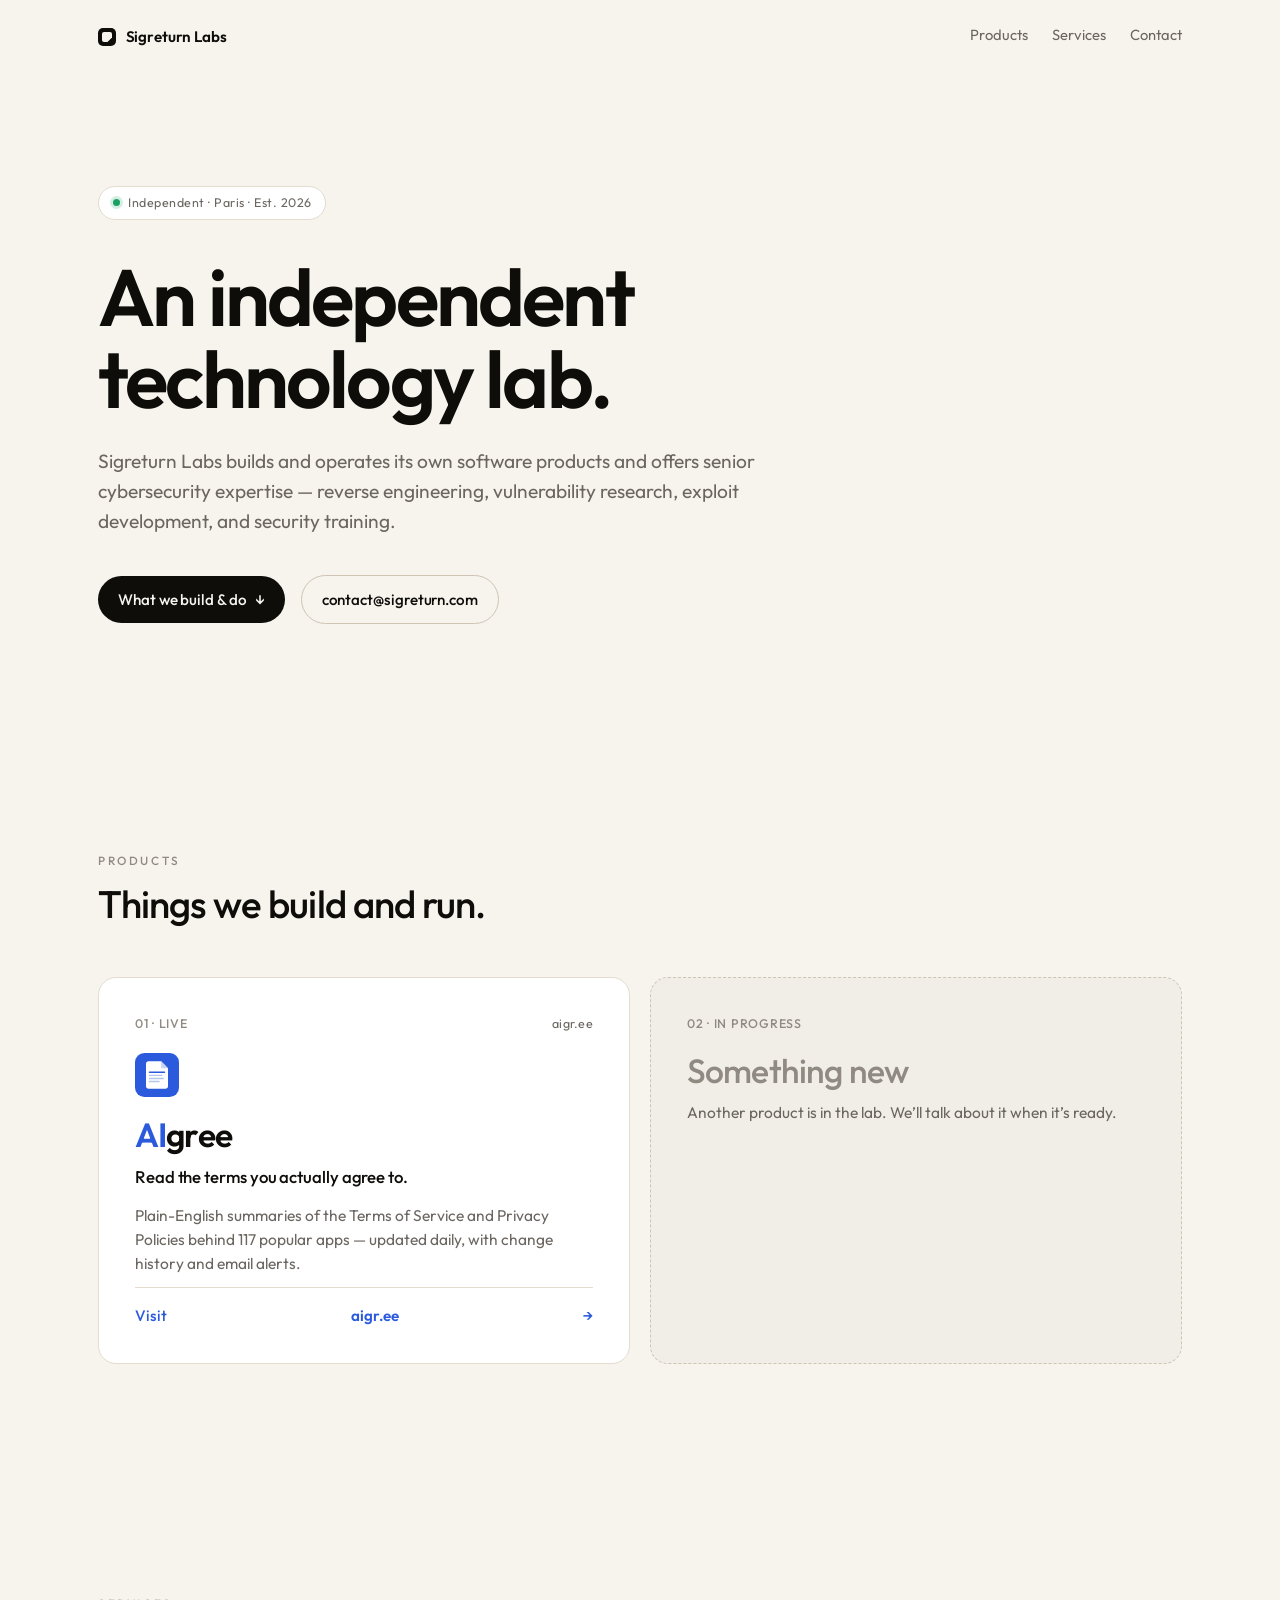
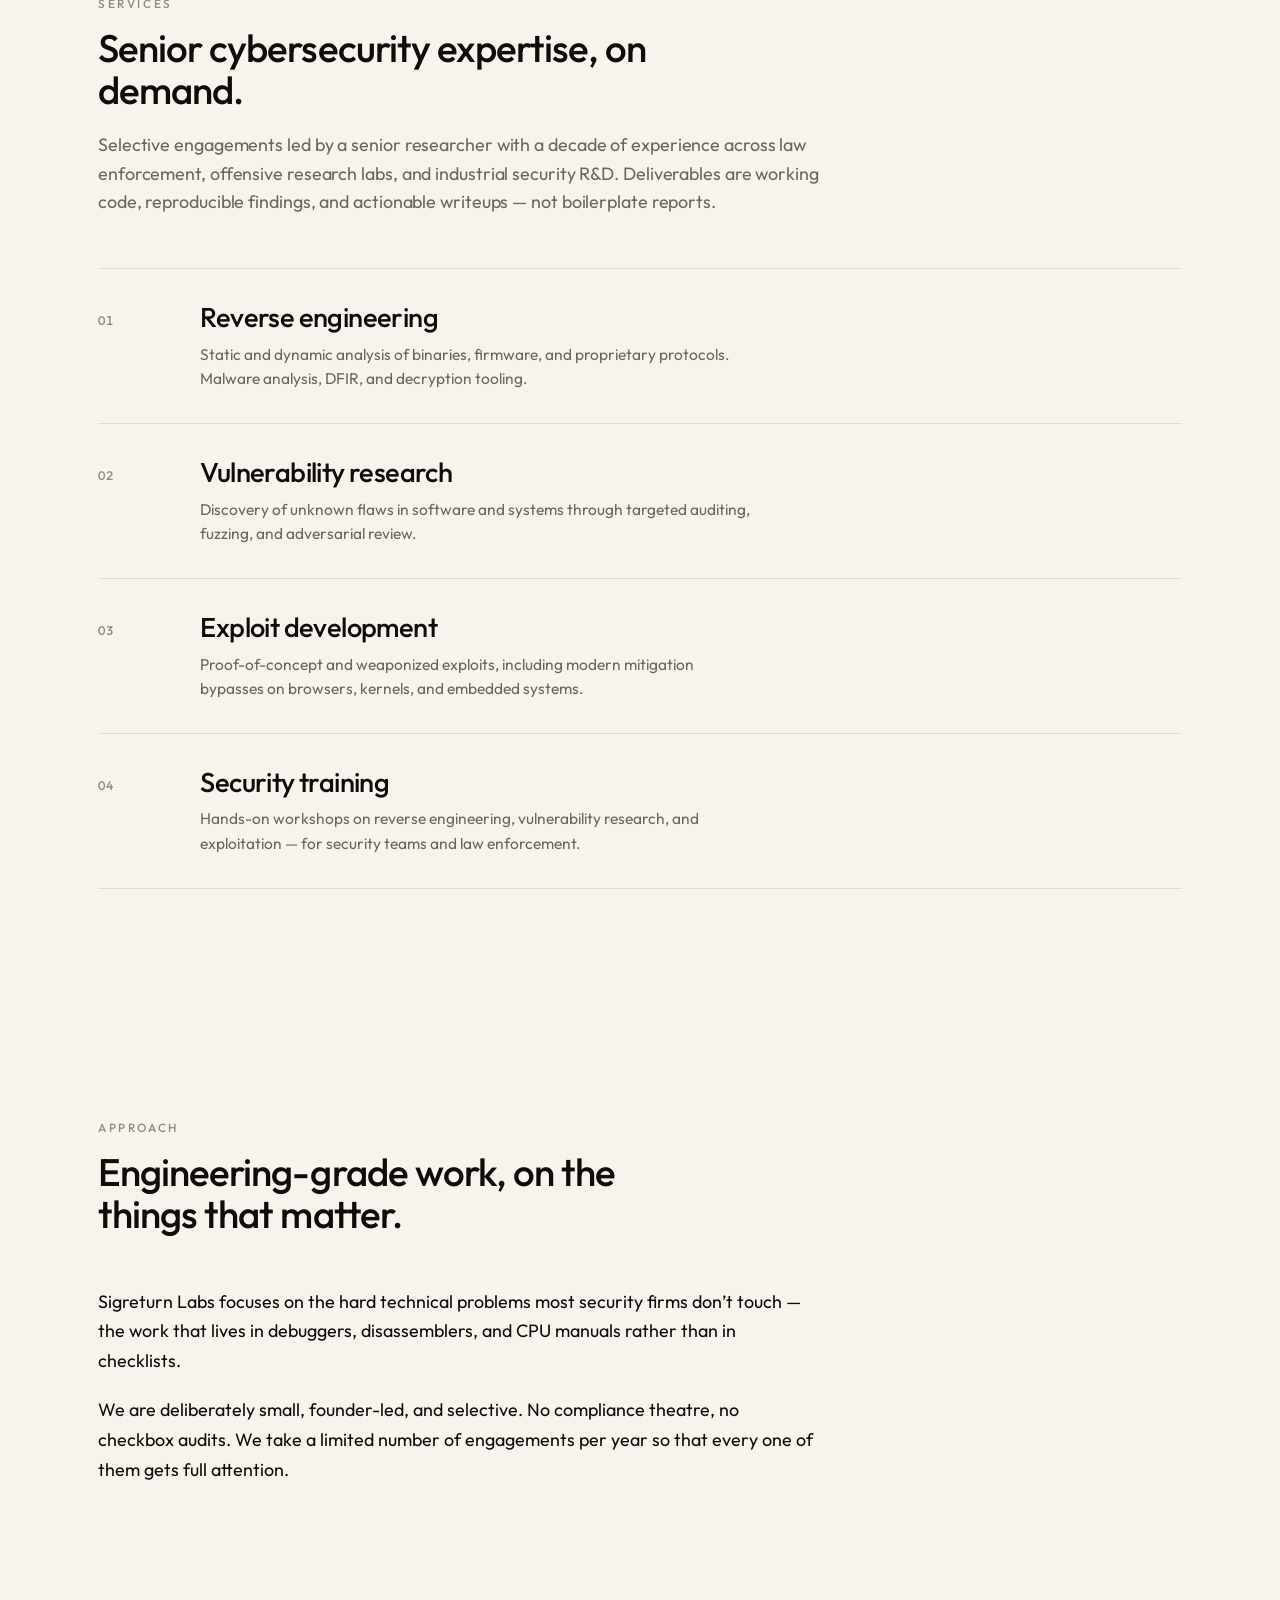
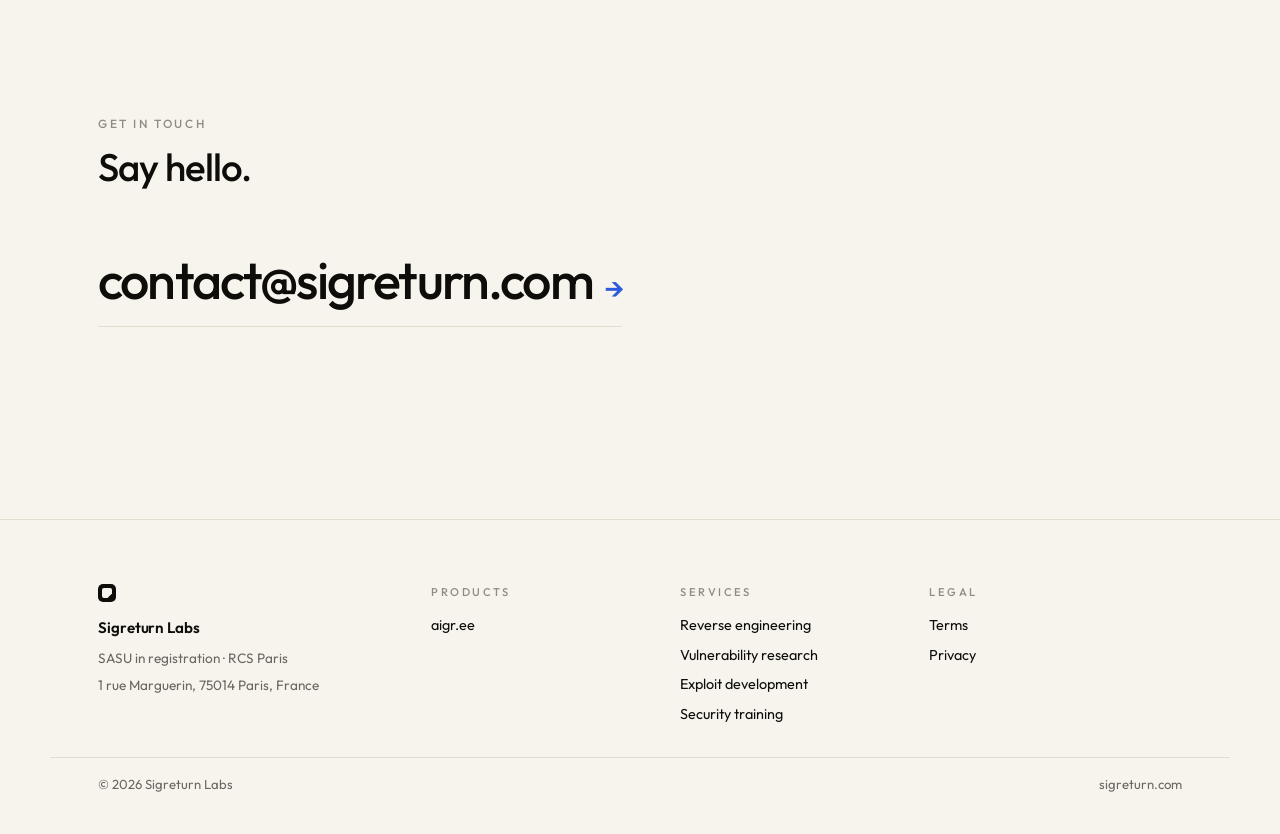
<file: index.html>
<!DOCTYPE html>
<html lang="en">
<head>
  <meta charset="UTF-8">
  <meta name="viewport" content="width=device-width, initial-scale=1">
  <title>Sigreturn Labs — software products & cybersecurity expertise</title>
  <meta name="description" content="Sigreturn Labs is an independent technology lab in Paris. We design and operate our own software products and provide senior cybersecurity expertise — reverse engineering, vulnerability research, exploit development, and security training.">
  <meta name="theme-color" content="#f7f4ee">
  <meta name="robots" content="index, follow">
  <meta property="og:title" content="Sigreturn Labs — software & cybersecurity">
  <meta property="og:description" content="An independent technology lab in Paris. Software products and senior cybersecurity expertise.">
  <meta property="og:url" content="https://sigreturn.com/">
  <meta property="og:type" content="website">
  <meta property="og:image" content="https://sigreturn.com/brand/og.png">
  <meta property="og:image:width" content="1200">
  <meta property="og:image:height" content="630">
  <meta name="twitter:card" content="summary_large_image">
  <meta name="twitter:title" content="Sigreturn Labs">
  <meta name="twitter:description" content="An independent technology lab in Paris. Software products and senior cybersecurity expertise.">
  <meta name="twitter:image" content="https://sigreturn.com/brand/og.png">
  <link rel="canonical" href="https://sigreturn.com/">
  <link rel="icon" type="image/svg+xml" href="favicon.svg">
  <link rel="apple-touch-icon" sizes="512x512" href="brand/logo-512.png">
  <link rel="preconnect" href="https://fonts.googleapis.com">
  <link rel="preconnect" href="https://fonts.gstatic.com" crossorigin>
  <link href="https://fonts.googleapis.com/css2?family=Outfit:wght@200;300;400;500;600;700&display=swap" rel="stylesheet">
  <link rel="stylesheet" href="style.css">
</head>
<body>
  <header class="topbar">
    <a href="/" class="brand" aria-label="Sigreturn Labs">
      <span class="brand-mark" aria-hidden="true"></span>
      <span class="brand-name">Sigreturn Labs</span>
    </a>
    <nav class="topbar-nav">
      <a href="#products">Products</a>
      <a href="#services">Services</a>
      <a href="mailto:contact@sigreturn.com">Contact</a>
    </nav>
  </header>

  <main>
    <section class="hero">
      <p class="eyebrow"><span class="dot" aria-hidden="true"></span>Independent · Paris · Est. 2026</p>
      <h1 class="hero-title"><span class="hero-line">An independent</span> <span class="hero-line">technology lab.</span></h1>
      <p class="hero-lede">Sigreturn Labs builds and operates its own software products and offers senior cybersecurity expertise — reverse engineering, vulnerability research, exploit development, and security training.</p>
      <div class="hero-actions">
        <a href="#products" class="btn-primary">What we build &amp; do <span aria-hidden="true">↓</span></a>
        <a href="mailto:contact@sigreturn.com" class="btn-ghost">contact@sigreturn.com</a>
      </div>
    </section>

    <section id="products" class="products" aria-labelledby="products-head">
      <header class="block-head">
        <span class="block-kicker">Products</span>
        <h2 id="products-head" class="block-title">Things we build and run.</h2>
      </header>

      <ol class="cards">
        <li class="card card-aigree">
          <div class="card-meta">
            <span class="card-tag">01 · Live</span>
            <span class="card-domain">aigr.ee</span>
          </div>
          <div class="card-body">
            <div class="card-mark" aria-hidden="true">
              <svg viewBox="0 0 512 512" class="aigree-glyph">
                <rect width="512" height="512" rx="108" fill="#2B5BDC"/>
                <path d="M128 128 Q128 96 160 96 L304 96 L384 176 L384 384 Q384 416 352 416 L160 416 Q128 416 128 384 Z" fill="#FFFFFF"/>
                <path d="M304 96 L304 176 L384 176 Z" fill="#C9D6F0"/>
                <rect x="160" y="216" width="192" height="16" rx="8" fill="#2B5BDC"/>
                <rect x="160" y="252" width="160" height="16" rx="8" fill="#B4C5EC"/>
                <rect x="160" y="288" width="176" height="16" rx="8" fill="#B4C5EC"/>
                <rect x="160" y="324" width="128" height="16" rx="8" fill="#B4C5EC"/>
              </svg>
            </div>
            <h3 class="card-name"><span class="ai">AI</span>gree</h3>
            <p class="card-pitch">Read the terms you actually agree to.</p>
            <p class="card-desc">Plain-English summaries of the Terms of Service and Privacy Policies behind 117 popular apps — updated daily, with change history and email alerts.</p>
            <a class="card-cta" href="https://aigr.ee" rel="noopener">
              Visit <strong>aigr.ee</strong>
              <span class="arrow" aria-hidden="true">→</span>
            </a>
          </div>
        </li>

        <li class="card card-soon" aria-label="Future product">
          <div class="card-meta">
            <span class="card-tag">02 · In progress</span>
          </div>
          <div class="card-body">
            <h3 class="card-name soon">Something new</h3>
            <p class="card-desc">Another product is in the lab. We&rsquo;ll talk about it when it&rsquo;s ready.</p>
          </div>
        </li>
      </ol>
    </section>

    <section id="services" class="services" aria-labelledby="services-head">
      <header class="block-head">
        <span class="block-kicker">Services</span>
        <h2 id="services-head" class="block-title">Senior cybersecurity expertise, on demand.</h2>
        <p class="block-lede">Selective engagements led by a senior researcher with a decade of experience across law enforcement, offensive research labs, and industrial security R&amp;D. Deliverables are working code, reproducible findings, and actionable writeups — not boilerplate reports.</p>
      </header>

      <ol class="service-list">
        <li class="service">
          <span class="service-num" aria-hidden="true">01</span>
          <div class="service-body">
            <h3 class="service-title">Reverse engineering</h3>
            <p class="service-desc">Static and dynamic analysis of binaries, firmware, and proprietary protocols. Malware analysis, DFIR, and decryption tooling.</p>
          </div>
        </li>
        <li class="service">
          <span class="service-num" aria-hidden="true">02</span>
          <div class="service-body">
            <h3 class="service-title">Vulnerability research</h3>
            <p class="service-desc">Discovery of unknown flaws in software and systems through targeted auditing, fuzzing, and adversarial review.</p>
          </div>
        </li>
        <li class="service">
          <span class="service-num" aria-hidden="true">03</span>
          <div class="service-body">
            <h3 class="service-title">Exploit development</h3>
            <p class="service-desc">Proof-of-concept and weaponized exploits, including modern mitigation bypasses on browsers, kernels, and embedded systems.</p>
          </div>
        </li>
        <li class="service">
          <span class="service-num" aria-hidden="true">04</span>
          <div class="service-body">
            <h3 class="service-title">Security training</h3>
            <p class="service-desc">Hands-on workshops on reverse engineering, vulnerability research, and exploitation — for security teams and law enforcement.</p>
          </div>
        </li>
      </ol>
    </section>

    <section class="approach" aria-labelledby="approach-head">
      <header class="block-head">
        <span class="block-kicker">Approach</span>
        <h2 id="approach-head" class="block-title">Engineering-grade work, on the things that matter.</h2>
      </header>
      <div class="prose">
        <p>Sigreturn Labs focuses on the hard technical problems most security firms don&rsquo;t touch &mdash; the work that lives in debuggers, disassemblers, and CPU manuals rather than in checklists.</p>
        <p>We are deliberately small, founder-led, and selective. No compliance theatre, no checkbox audits. We take a limited number of engagements per year so that every one of them gets full attention.</p>
      </div>
    </section>

    <section class="contact" aria-labelledby="contact-head">
      <header class="block-head">
        <span class="block-kicker">Get in touch</span>
        <h2 id="contact-head" class="block-title">Say hello.</h2>
      </header>
      <a class="contact-email" href="mailto:contact@sigreturn.com">
        contact@sigreturn.com
        <span class="arrow" aria-hidden="true">→</span>
      </a>
    </section>
  </main>

  <footer class="footer">
    <div class="footer-grid">
      <div class="footer-col">
        <span class="footer-mark" aria-hidden="true"></span>
        <p class="footer-name">Sigreturn Labs</p>
        <p class="footer-meta">SASU in registration · RCS Paris</p>
        <p class="footer-meta" data-enc="MSBydWUgTWFyZ3VlcmluLCA3NTAxNCBQYXJpcywgRnJhbmNl">[…]</p>
      </div>
      <div class="footer-col">
        <span class="footer-kicker">Products</span>
        <ul class="footer-list">
          <li><a href="https://aigr.ee" rel="noopener">aigr.ee</a></li>
        </ul>
      </div>
      <div class="footer-col">
        <span class="footer-kicker">Services</span>
        <ul class="footer-list">
          <li><a href="#services">Reverse engineering</a></li>
          <li><a href="#services">Vulnerability research</a></li>
          <li><a href="#services">Exploit development</a></li>
          <li><a href="#services">Security training</a></li>
        </ul>
      </div>
      <div class="footer-col">
        <span class="footer-kicker">Legal</span>
        <ul class="footer-list">
          <li><a href="/terms.html">Terms</a></li>
          <li><a href="/privacy.html">Privacy</a></li>
        </ul>
      </div>
    </div>
    <div class="footer-bottom">
      <span>&copy; 2026 Sigreturn Labs</span>
      <span>sigreturn.com</span>
    </div>
  </footer>

  <script>
    document.querySelectorAll('[data-enc]').forEach(function (el) {
      try {
        el.textContent = decodeURIComponent(escape(atob(el.dataset.enc)));
        el.removeAttribute('data-enc');
      } catch (e) {}
    });
  </script>
</body>
</html>
</file>
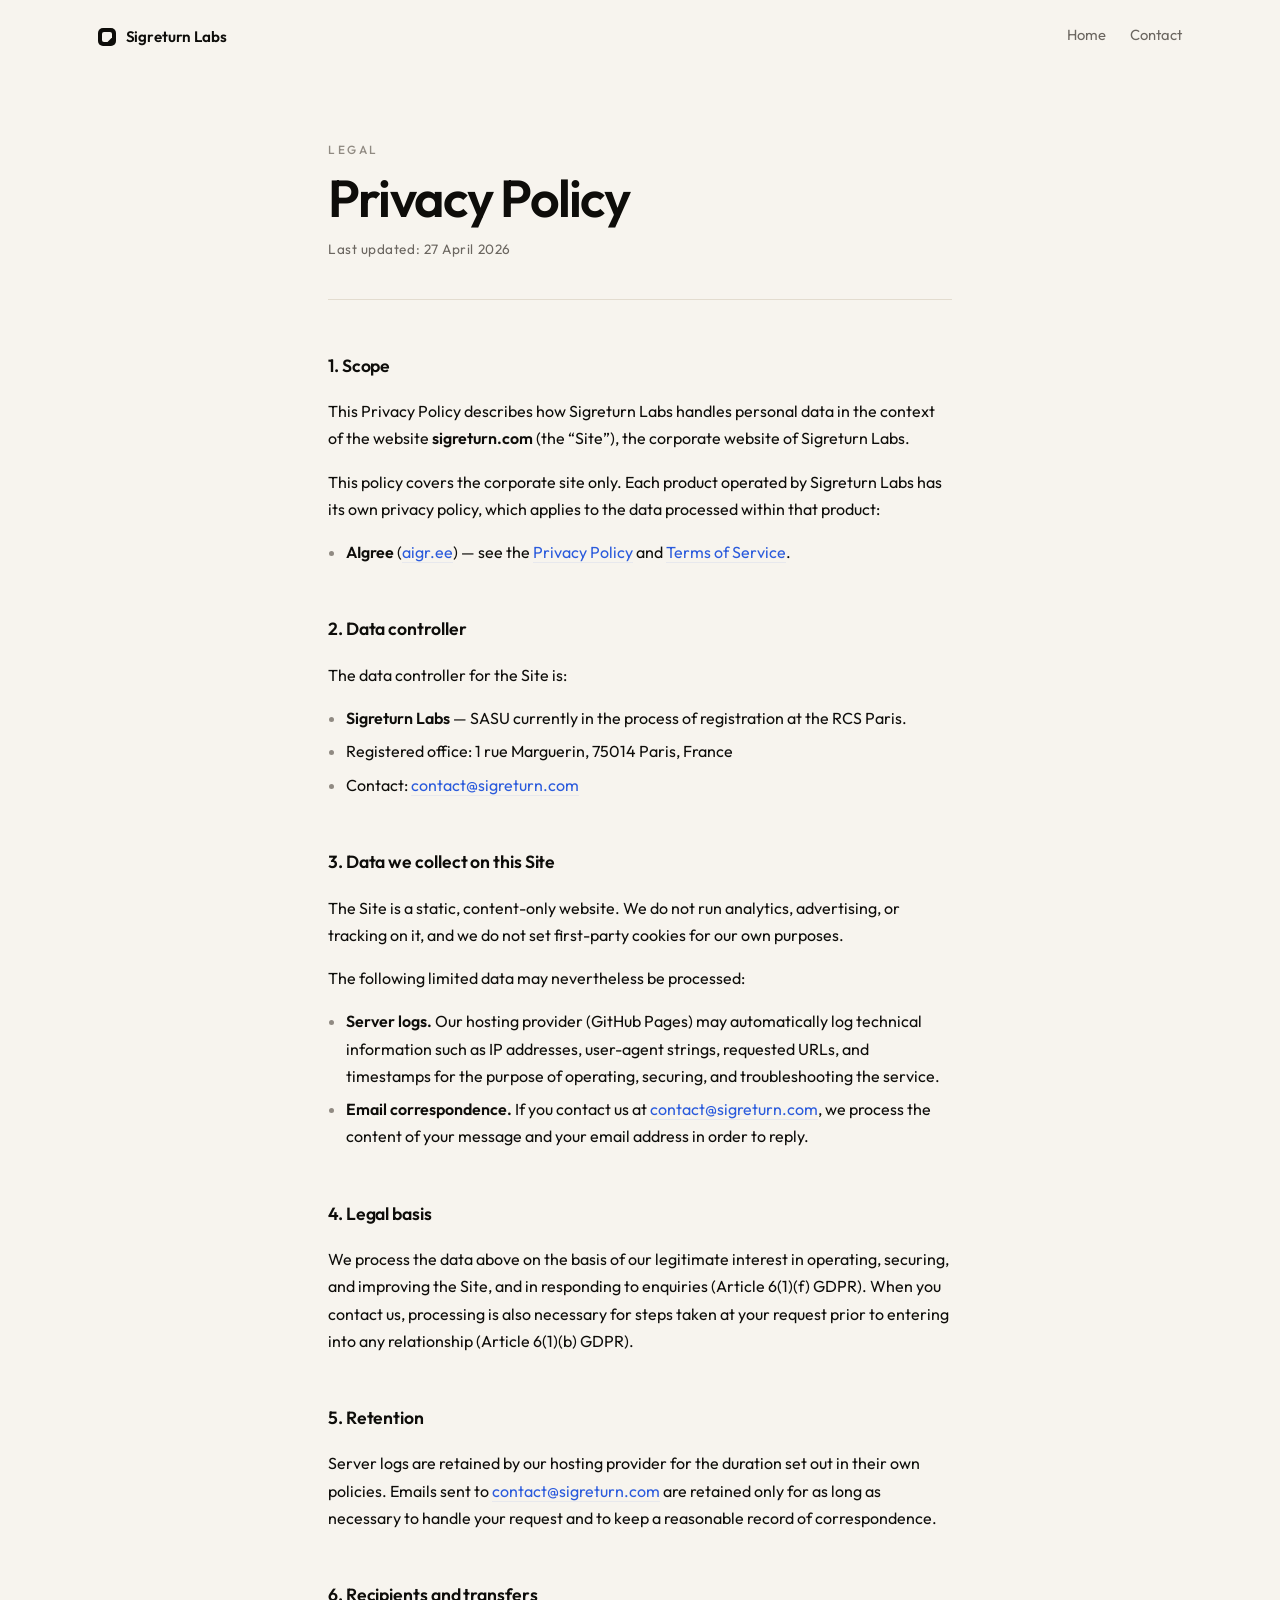
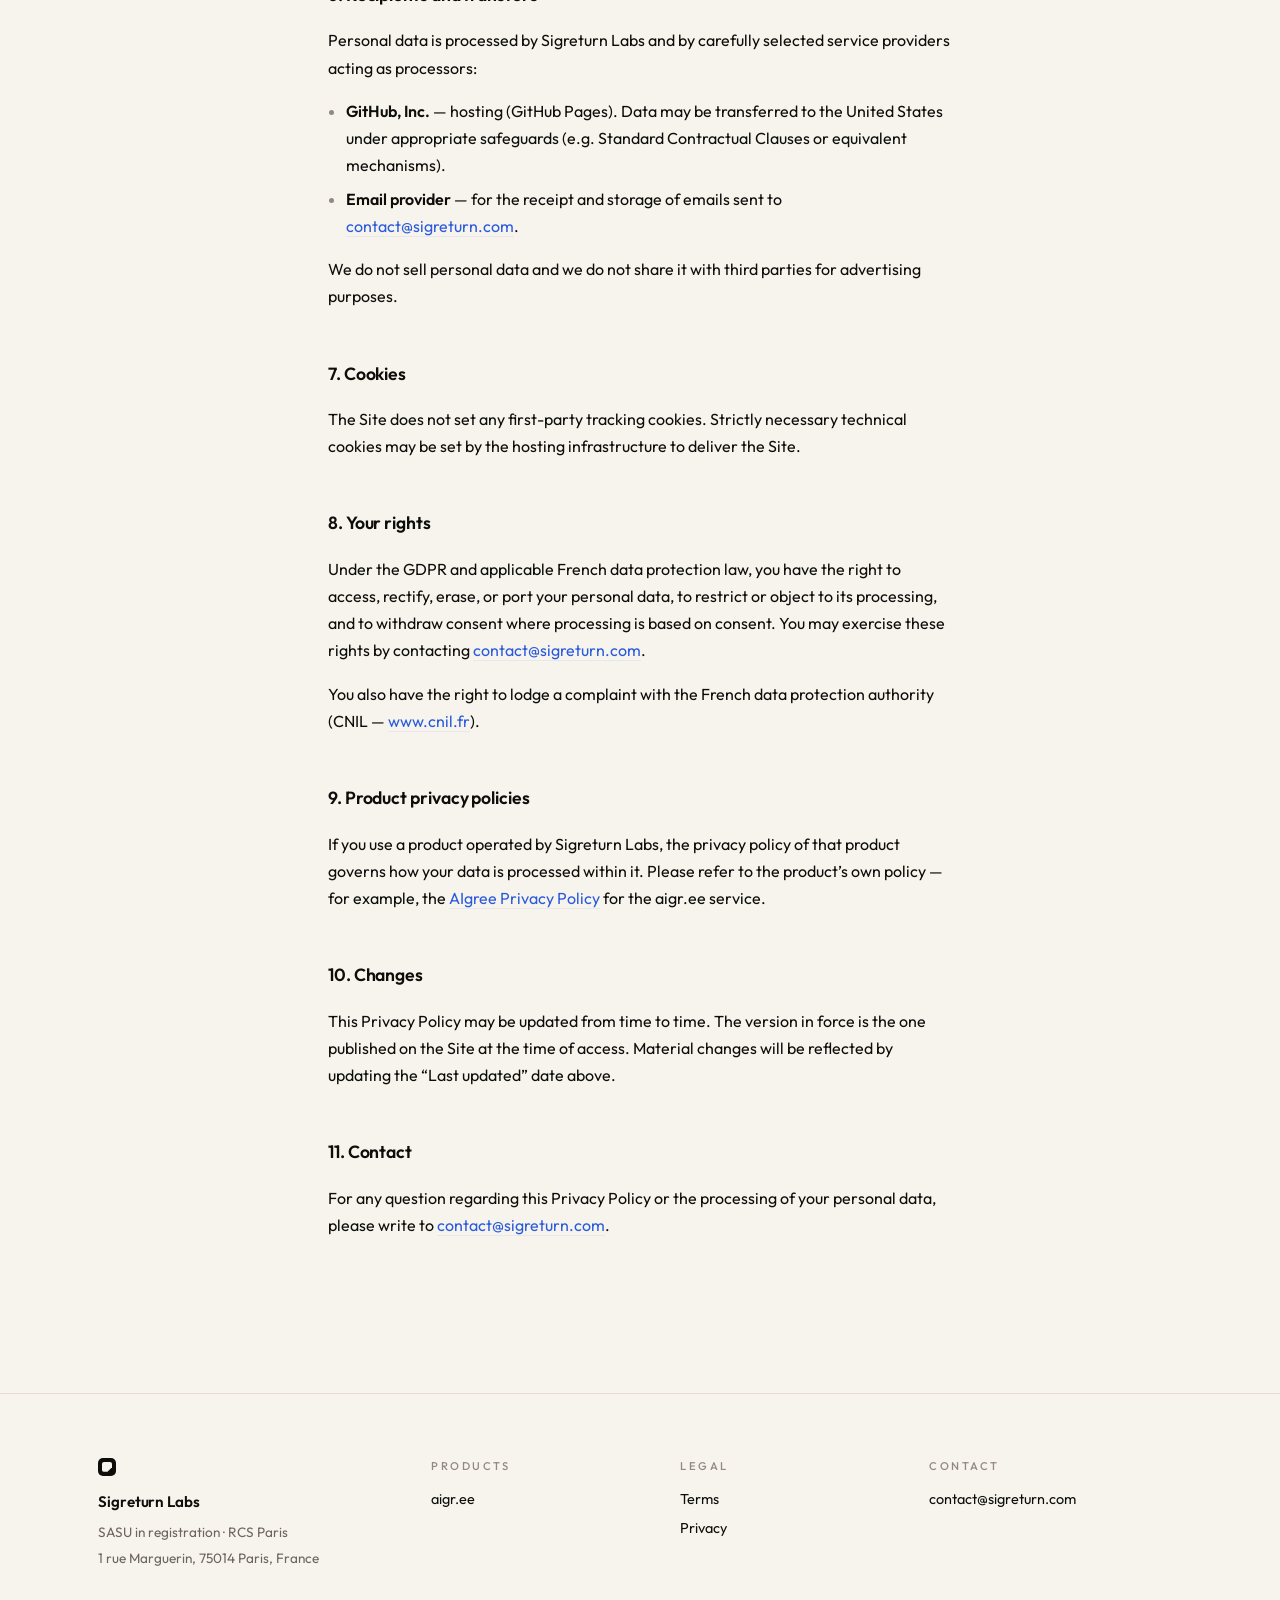
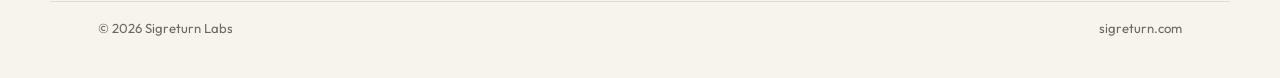
<file: privacy.html>
<!DOCTYPE html>
<html lang="en">
<head>
  <meta charset="UTF-8">
  <meta name="viewport" content="width=device-width, initial-scale=1">
  <title>Privacy Policy — Sigreturn Labs</title>
  <meta name="description" content="Privacy Policy for sigreturn.com, the corporate website of Sigreturn Labs.">
  <meta name="theme-color" content="#f7f4ee">
  <meta name="robots" content="index, follow">
  <meta property="og:title" content="Privacy Policy — Sigreturn Labs">
  <meta property="og:description" content="Privacy Policy for sigreturn.com.">
  <meta property="og:url" content="https://sigreturn.com/privacy.html">
  <meta property="og:type" content="website">
  <meta property="og:image" content="https://sigreturn.com/brand/og.png">
  <meta name="twitter:card" content="summary_large_image">
  <meta name="twitter:image" content="https://sigreturn.com/brand/og.png">
  <link rel="canonical" href="https://sigreturn.com/privacy.html">
  <link rel="icon" type="image/svg+xml" href="favicon.svg">
  <link rel="apple-touch-icon" sizes="512x512" href="brand/logo-512.png">
  <link rel="preconnect" href="https://fonts.googleapis.com">
  <link rel="preconnect" href="https://fonts.gstatic.com" crossorigin>
  <link href="https://fonts.googleapis.com/css2?family=Outfit:wght@200;300;400;500;600;700&display=swap" rel="stylesheet">
  <link rel="stylesheet" href="style.css">
</head>
<body>
  <header class="topbar">
    <a href="/" class="brand" aria-label="Sigreturn Labs">
      <span class="brand-mark" aria-hidden="true"></span>
      <span class="brand-name">Sigreturn Labs</span>
    </a>
    <nav class="topbar-nav">
      <a href="/">Home</a>
      <a href="mailto:contact@sigreturn.com">Contact</a>
    </nav>
  </header>

  <main class="legal">
    <section class="legal-hero">
      <span class="block-kicker">Legal</span>
      <h1 class="legal-title">Privacy Policy</h1>
      <p class="legal-meta">Last updated: 27 April 2026</p>
    </section>

    <section class="legal-body">
      <article class="prose-legal">
        <h2>1. Scope</h2>
        <p>This Privacy Policy describes how Sigreturn Labs handles personal data in the context of the website <strong>sigreturn.com</strong> (the &ldquo;Site&rdquo;), the corporate website of Sigreturn Labs.</p>
        <p>This policy covers the corporate site only. Each product operated by Sigreturn Labs has its own privacy policy, which applies to the data processed within that product:</p>
        <ul class="legal-list">
          <li><strong>AIgree</strong> (<a href="https://aigr.ee" rel="noopener">aigr.ee</a>) &mdash; see the <a href="https://aigr.ee/privacy" rel="noopener">Privacy Policy</a> and <a href="https://aigr.ee/terms" rel="noopener">Terms of Service</a>.</li>
        </ul>

        <h2>2. Data controller</h2>
        <p>The data controller for the Site is:</p>
        <ul class="legal-list">
          <li><strong>Sigreturn Labs</strong> &mdash; SASU currently in the process of registration at the RCS Paris.</li>
          <li>Registered office: <span data-enc="MSBydWUgTWFyZ3VlcmluLCA3NTAxNCBQYXJpcywgRnJhbmNl">[…]</span></li>
          <li>Contact: <a href="mailto:contact@sigreturn.com">contact@sigreturn.com</a></li>
        </ul>

        <h2>3. Data we collect on this Site</h2>
        <p>The Site is a static, content-only website. We do not run analytics, advertising, or tracking on it, and we do not set first-party cookies for our own purposes.</p>
        <p>The following limited data may nevertheless be processed:</p>
        <ul class="legal-list">
          <li><strong>Server logs.</strong> Our hosting provider (GitHub Pages) may automatically log technical information such as IP addresses, user-agent strings, requested URLs, and timestamps for the purpose of operating, securing, and troubleshooting the service.</li>
          <li><strong>Email correspondence.</strong> If you contact us at <a href="mailto:contact@sigreturn.com">contact@sigreturn.com</a>, we process the content of your message and your email address in order to reply.</li>
        </ul>

        <h2>4. Legal basis</h2>
        <p>We process the data above on the basis of our legitimate interest in operating, securing, and improving the Site, and in responding to enquiries (Article 6(1)(f) GDPR). When you contact us, processing is also necessary for steps taken at your request prior to entering into any relationship (Article 6(1)(b) GDPR).</p>

        <h2>5. Retention</h2>
        <p>Server logs are retained by our hosting provider for the duration set out in their own policies. Emails sent to <a href="mailto:contact@sigreturn.com">contact@sigreturn.com</a> are retained only for as long as necessary to handle your request and to keep a reasonable record of correspondence.</p>

        <h2>6. Recipients and transfers</h2>
        <p>Personal data is processed by Sigreturn Labs and by carefully selected service providers acting as processors:</p>
        <ul class="legal-list">
          <li><strong>GitHub, Inc.</strong> &mdash; hosting (GitHub Pages). Data may be transferred to the United States under appropriate safeguards (e.g. Standard Contractual Clauses or equivalent mechanisms).</li>
          <li><strong>Email provider</strong> &mdash; for the receipt and storage of emails sent to <a href="mailto:contact@sigreturn.com">contact@sigreturn.com</a>.</li>
        </ul>
        <p>We do not sell personal data and we do not share it with third parties for advertising purposes.</p>

        <h2>7. Cookies</h2>
        <p>The Site does not set any first-party tracking cookies. Strictly necessary technical cookies may be set by the hosting infrastructure to deliver the Site.</p>

        <h2>8. Your rights</h2>
        <p>Under the GDPR and applicable French data protection law, you have the right to access, rectify, erase, or port your personal data, to restrict or object to its processing, and to withdraw consent where processing is based on consent. You may exercise these rights by contacting <a href="mailto:contact@sigreturn.com">contact@sigreturn.com</a>.</p>
        <p>You also have the right to lodge a complaint with the French data protection authority (CNIL &mdash; <a href="https://www.cnil.fr" rel="noopener">www.cnil.fr</a>).</p>

        <h2>9. Product privacy policies</h2>
        <p>If you use a product operated by Sigreturn Labs, the privacy policy of that product governs how your data is processed within it. Please refer to the product&rsquo;s own policy &mdash; for example, the <a href="https://aigr.ee/privacy" rel="noopener">AIgree Privacy Policy</a> for the aigr.ee service.</p>

        <h2>10. Changes</h2>
        <p>This Privacy Policy may be updated from time to time. The version in force is the one published on the Site at the time of access. Material changes will be reflected by updating the &ldquo;Last updated&rdquo; date above.</p>

        <h2>11. Contact</h2>
        <p>For any question regarding this Privacy Policy or the processing of your personal data, please write to <a href="mailto:contact@sigreturn.com">contact@sigreturn.com</a>.</p>
      </article>
    </section>
  </main>

  <footer class="footer">
    <div class="footer-grid">
      <div class="footer-col">
        <span class="footer-mark" aria-hidden="true"></span>
        <p class="footer-name">Sigreturn Labs</p>
        <p class="footer-meta">SASU in registration · RCS Paris</p>
        <p class="footer-meta" data-enc="MSBydWUgTWFyZ3VlcmluLCA3NTAxNCBQYXJpcywgRnJhbmNl">[…]</p>
      </div>
      <div class="footer-col">
        <span class="footer-kicker">Products</span>
        <ul class="footer-list">
          <li><a href="https://aigr.ee" rel="noopener">aigr.ee</a></li>
        </ul>
      </div>
      <div class="footer-col">
        <span class="footer-kicker">Legal</span>
        <ul class="footer-list">
          <li><a href="/terms.html">Terms</a></li>
          <li><a href="/privacy.html">Privacy</a></li>
        </ul>
      </div>
      <div class="footer-col">
        <span class="footer-kicker">Contact</span>
        <ul class="footer-list">
          <li><a href="mailto:contact@sigreturn.com">contact@sigreturn.com</a></li>
        </ul>
      </div>
    </div>
    <div class="footer-bottom">
      <span>&copy; 2026 Sigreturn Labs</span>
      <span>sigreturn.com</span>
    </div>
  </footer>

  <script>
    document.querySelectorAll('[data-enc]').forEach(function (el) {
      try {
        el.textContent = decodeURIComponent(escape(atob(el.dataset.enc)));
        el.removeAttribute('data-enc');
      } catch (e) {}
    });
  </script>
</body>
</html>
</file>
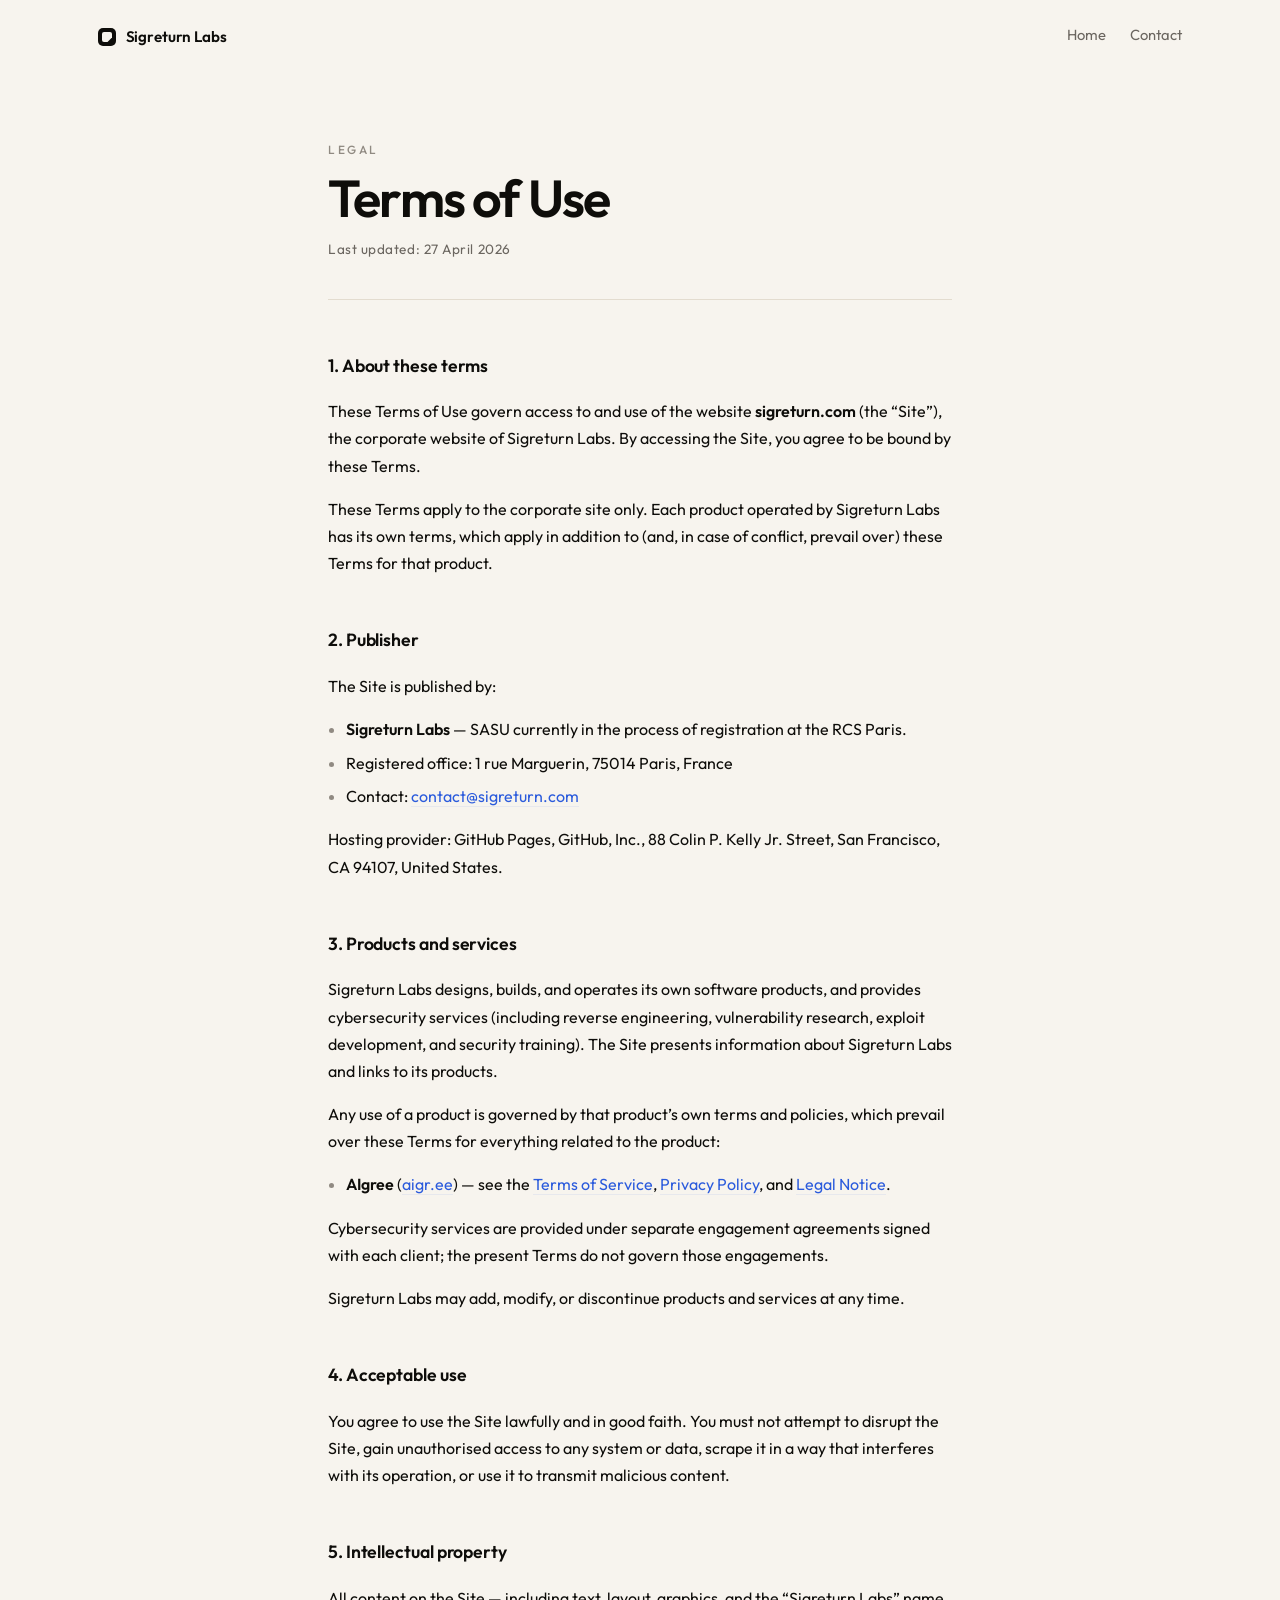
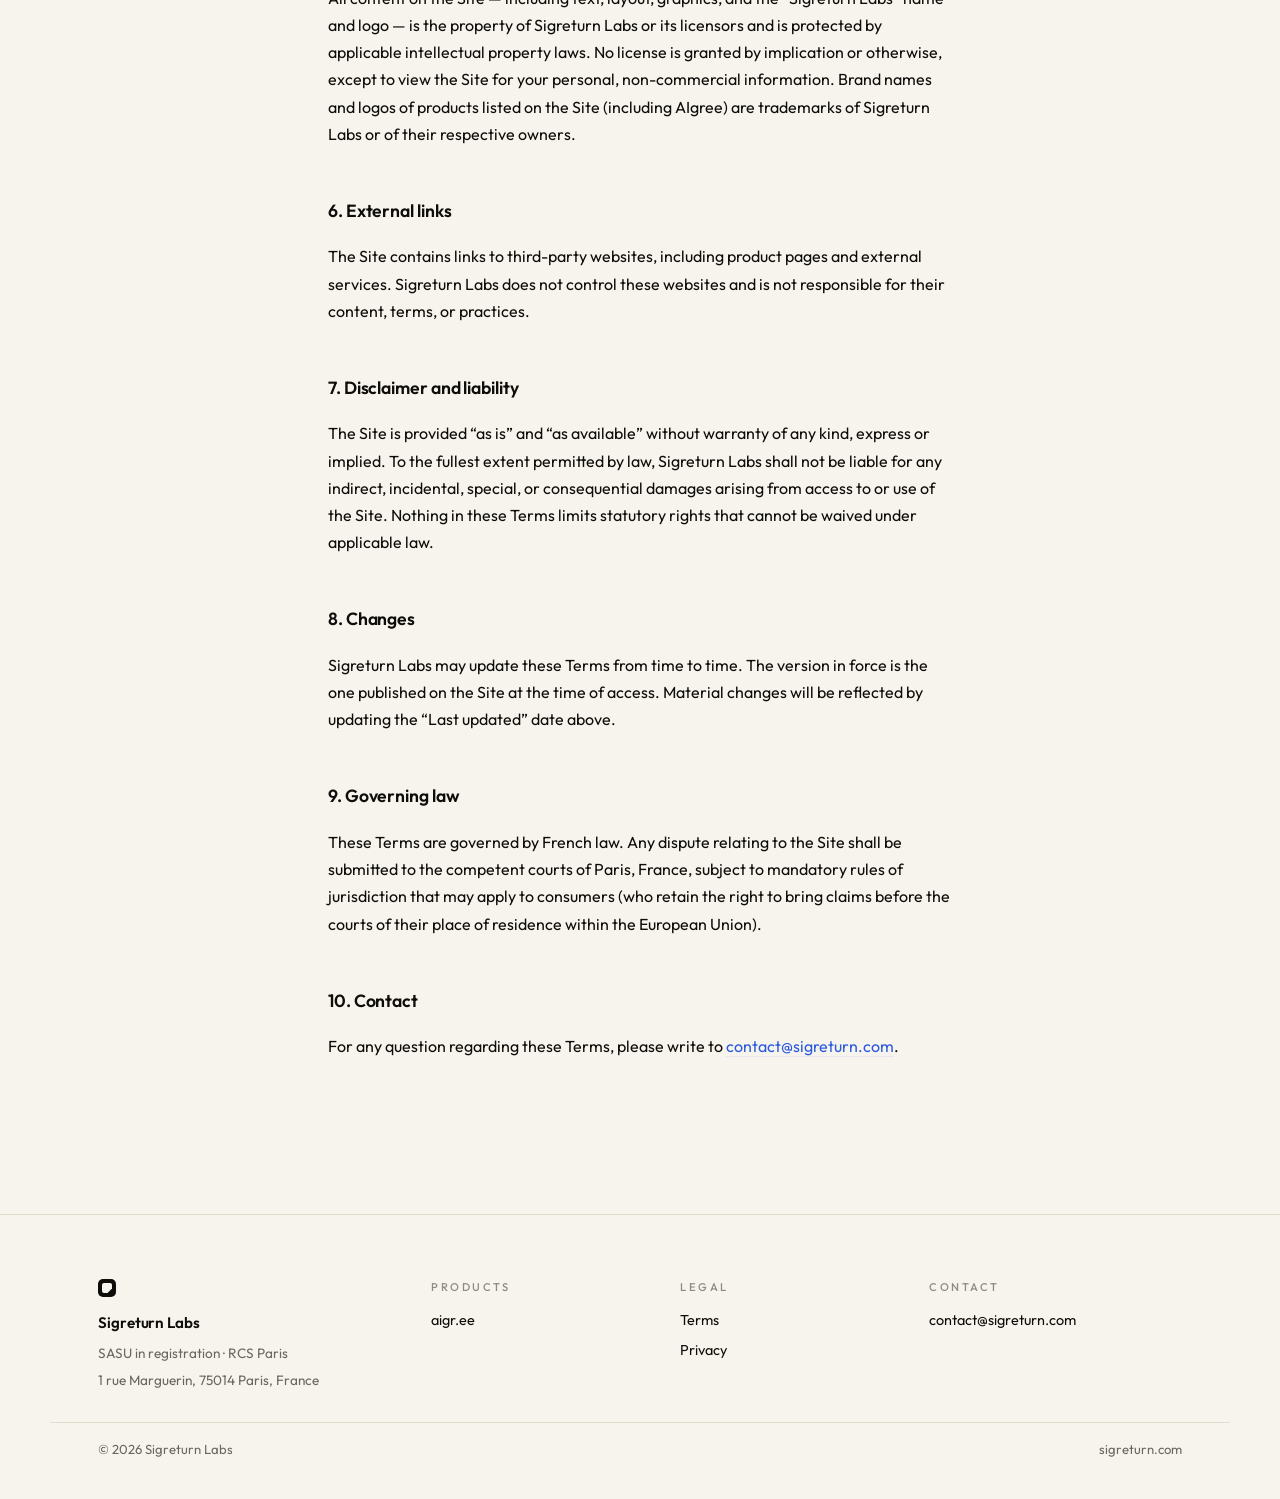
<file: terms.html>
<!DOCTYPE html>
<html lang="en">
<head>
  <meta charset="UTF-8">
  <meta name="viewport" content="width=device-width, initial-scale=1">
  <title>Terms of Use — Sigreturn Labs</title>
  <meta name="description" content="Terms of Use for sigreturn.com, the corporate website of Sigreturn Labs.">
  <meta name="theme-color" content="#f7f4ee">
  <meta name="robots" content="index, follow">
  <meta property="og:title" content="Terms of Use — Sigreturn Labs">
  <meta property="og:description" content="Terms of Use for sigreturn.com.">
  <meta property="og:url" content="https://sigreturn.com/terms.html">
  <meta property="og:type" content="website">
  <meta property="og:image" content="https://sigreturn.com/brand/og.png">
  <meta name="twitter:card" content="summary_large_image">
  <meta name="twitter:image" content="https://sigreturn.com/brand/og.png">
  <link rel="canonical" href="https://sigreturn.com/terms.html">
  <link rel="icon" type="image/svg+xml" href="favicon.svg">
  <link rel="apple-touch-icon" sizes="512x512" href="brand/logo-512.png">
  <link rel="preconnect" href="https://fonts.googleapis.com">
  <link rel="preconnect" href="https://fonts.gstatic.com" crossorigin>
  <link href="https://fonts.googleapis.com/css2?family=Outfit:wght@200;300;400;500;600;700&display=swap" rel="stylesheet">
  <link rel="stylesheet" href="style.css">
</head>
<body>
  <header class="topbar">
    <a href="/" class="brand" aria-label="Sigreturn Labs">
      <span class="brand-mark" aria-hidden="true"></span>
      <span class="brand-name">Sigreturn Labs</span>
    </a>
    <nav class="topbar-nav">
      <a href="/">Home</a>
      <a href="mailto:contact@sigreturn.com">Contact</a>
    </nav>
  </header>

  <main class="legal">
    <section class="legal-hero">
      <span class="block-kicker">Legal</span>
      <h1 class="legal-title">Terms of Use</h1>
      <p class="legal-meta">Last updated: 27 April 2026</p>
    </section>

    <section class="legal-body">
      <article class="prose-legal">
        <h2>1. About these terms</h2>
        <p>These Terms of Use govern access to and use of the website <strong>sigreturn.com</strong> (the &ldquo;Site&rdquo;), the corporate website of Sigreturn Labs. By accessing the Site, you agree to be bound by these Terms.</p>
        <p>These Terms apply to the corporate site only. Each product operated by Sigreturn Labs has its own terms, which apply in addition to (and, in case of conflict, prevail over) these Terms for that product.</p>

        <h2>2. Publisher</h2>
        <p>The Site is published by:</p>
        <ul class="legal-list">
          <li><strong>Sigreturn Labs</strong> &mdash; SASU currently in the process of registration at the RCS Paris.</li>
          <li>Registered office: <span data-enc="MSBydWUgTWFyZ3VlcmluLCA3NTAxNCBQYXJpcywgRnJhbmNl">[…]</span></li>
          <li>Contact: <a href="mailto:contact@sigreturn.com">contact@sigreturn.com</a></li>
        </ul>
        <p>Hosting provider: GitHub Pages, GitHub, Inc., 88 Colin P. Kelly Jr. Street, San Francisco, CA 94107, United States.</p>

        <h2>3. Products and services</h2>
        <p>Sigreturn Labs designs, builds, and operates its own software products, and provides cybersecurity services (including reverse engineering, vulnerability research, exploit development, and security training). The Site presents information about Sigreturn Labs and links to its products.</p>
        <p>Any use of a product is governed by that product&rsquo;s own terms and policies, which prevail over these Terms for everything related to the product:</p>
        <ul class="legal-list">
          <li><strong>AIgree</strong> (<a href="https://aigr.ee" rel="noopener">aigr.ee</a>) &mdash; see the <a href="https://aigr.ee/terms" rel="noopener">Terms of Service</a>, <a href="https://aigr.ee/privacy" rel="noopener">Privacy Policy</a>, and <a href="https://aigr.ee/legal" rel="noopener">Legal Notice</a>.</li>
        </ul>
        <p>Cybersecurity services are provided under separate engagement agreements signed with each client; the present Terms do not govern those engagements.</p>
        <p>Sigreturn Labs may add, modify, or discontinue products and services at any time.</p>

        <h2>4. Acceptable use</h2>
        <p>You agree to use the Site lawfully and in good faith. You must not attempt to disrupt the Site, gain unauthorised access to any system or data, scrape it in a way that interferes with its operation, or use it to transmit malicious content.</p>

        <h2>5. Intellectual property</h2>
        <p>All content on the Site &mdash; including text, layout, graphics, and the &ldquo;Sigreturn Labs&rdquo; name and logo &mdash; is the property of Sigreturn Labs or its licensors and is protected by applicable intellectual property laws. No license is granted by implication or otherwise, except to view the Site for your personal, non-commercial information. Brand names and logos of products listed on the Site (including AIgree) are trademarks of Sigreturn Labs or of their respective owners.</p>

        <h2>6. External links</h2>
        <p>The Site contains links to third-party websites, including product pages and external services. Sigreturn Labs does not control these websites and is not responsible for their content, terms, or practices.</p>

        <h2>7. Disclaimer and liability</h2>
        <p>The Site is provided &ldquo;as is&rdquo; and &ldquo;as available&rdquo; without warranty of any kind, express or implied. To the fullest extent permitted by law, Sigreturn Labs shall not be liable for any indirect, incidental, special, or consequential damages arising from access to or use of the Site. Nothing in these Terms limits statutory rights that cannot be waived under applicable law.</p>

        <h2>8. Changes</h2>
        <p>Sigreturn Labs may update these Terms from time to time. The version in force is the one published on the Site at the time of access. Material changes will be reflected by updating the &ldquo;Last updated&rdquo; date above.</p>

        <h2>9. Governing law</h2>
        <p>These Terms are governed by French law. Any dispute relating to the Site shall be submitted to the competent courts of Paris, France, subject to mandatory rules of jurisdiction that may apply to consumers (who retain the right to bring claims before the courts of their place of residence within the European Union).</p>

        <h2>10. Contact</h2>
        <p>For any question regarding these Terms, please write to <a href="mailto:contact@sigreturn.com">contact@sigreturn.com</a>.</p>
      </article>
    </section>
  </main>

  <footer class="footer">
    <div class="footer-grid">
      <div class="footer-col">
        <span class="footer-mark" aria-hidden="true"></span>
        <p class="footer-name">Sigreturn Labs</p>
        <p class="footer-meta">SASU in registration · RCS Paris</p>
        <p class="footer-meta" data-enc="MSBydWUgTWFyZ3VlcmluLCA3NTAxNCBQYXJpcywgRnJhbmNl">[…]</p>
      </div>
      <div class="footer-col">
        <span class="footer-kicker">Products</span>
        <ul class="footer-list">
          <li><a href="https://aigr.ee" rel="noopener">aigr.ee</a></li>
        </ul>
      </div>
      <div class="footer-col">
        <span class="footer-kicker">Legal</span>
        <ul class="footer-list">
          <li><a href="/terms.html">Terms</a></li>
          <li><a href="/privacy.html">Privacy</a></li>
        </ul>
      </div>
      <div class="footer-col">
        <span class="footer-kicker">Contact</span>
        <ul class="footer-list">
          <li><a href="mailto:contact@sigreturn.com">contact@sigreturn.com</a></li>
        </ul>
      </div>
    </div>
    <div class="footer-bottom">
      <span>&copy; 2026 Sigreturn Labs</span>
      <span>sigreturn.com</span>
    </div>
  </footer>

  <script>
    document.querySelectorAll('[data-enc]').forEach(function (el) {
      try {
        el.textContent = decodeURIComponent(escape(atob(el.dataset.enc)));
        el.removeAttribute('data-enc');
      } catch (e) {}
    });
  </script>
</body>
</html>
</file>
<file: style.css>
:root {
  --bg: #f7f4ee;
  --bg-card: #ffffff;
  --bg-soon: rgba(14, 13, 10, 0.025);
  --fg: #0e0d0a;
  --muted: #6b6660;
  --muted-2: #908a82;
  --hairline: #e3dccf;
  --hairline-strong: #cdc5b4;
  --accent: #2b5bdc;
  --accent-soft: rgba(43, 91, 220, 0.08);

  --radius-card: 18px;
  --radius-pill: 999px;

  --max-w: 1180px;
  --pad-x: clamp(1.25rem, 4vw, 3rem);
}

*,
*::before,
*::after {
  box-sizing: border-box;
}

html {
  -webkit-text-size-adjust: 100%;
  scroll-behavior: smooth;
}

body {
  margin: 0;
  background: var(--bg);
  color: var(--fg);
  font-family: "Outfit", system-ui, -apple-system, "Segoe UI", sans-serif;
  font-weight: 400;
  font-size: 17px;
  line-height: 1.55;
  -webkit-font-smoothing: antialiased;
  text-rendering: optimizeLegibility;
}

a {
  color: inherit;
  text-decoration: none;
}

h1,
h2,
h3,
h4,
p,
ol,
ul {
  margin: 0;
  padding: 0;
}

ol,
ul {
  list-style: none;
}

:focus-visible {
  outline: 2px solid var(--accent);
  outline-offset: 3px;
  border-radius: 6px;
}

/* ------- Topbar ------- */
.topbar {
  max-width: var(--max-w);
  margin: 0 auto;
  padding: 1.5rem var(--pad-x) 0.5rem;
  display: flex;
  align-items: center;
  justify-content: space-between;
  gap: 1.5rem;
}

.brand {
  display: inline-flex;
  align-items: center;
  gap: 0.6rem;
  font-weight: 600;
  font-size: 0.95rem;
  letter-spacing: -0.01em;
}

.brand-mark,
.footer-mark {
  display: inline-block;
  width: 18px;
  height: 18px;
  border-radius: 5px;
  background: var(--fg);
  position: relative;
}

.brand-mark::before,
.footer-mark::before {
  content: "";
  position: absolute;
  inset: 4px;
  border-radius: 2px;
  background: var(--bg);
  clip-path: polygon(0 0, 100% 0, 100% 55%, 55% 100%, 0 100%);
}

.brand-name {
  letter-spacing: -0.01em;
}

.topbar-nav {
  display: flex;
  gap: 1.5rem;
  font-size: 0.92rem;
  color: var(--muted);
}

.topbar-nav a {
  border-bottom: 1px solid transparent;
  padding-bottom: 2px;
  transition: color 160ms ease, border-color 160ms ease;
}

.topbar-nav a:hover {
  color: var(--fg);
  border-bottom-color: var(--fg);
}

/* ------- Layout ------- */
main {
  max-width: var(--max-w);
  margin: 0 auto;
  padding: 0 var(--pad-x);
}

main > section {
  padding: clamp(4rem, 9vw, 8rem) 0;
}

/* ------- Hero ------- */
.hero {
  padding-top: clamp(4rem, 10vw, 9rem) !important;
  padding-bottom: clamp(4rem, 9vw, 7rem) !important;
}

.eyebrow {
  display: inline-flex;
  align-items: center;
  gap: 0.55rem;
  padding: 0.4rem 0.85rem;
  border: 1px solid var(--hairline);
  border-radius: var(--radius-pill);
  background: var(--bg-card);
  font-size: 0.78rem;
  letter-spacing: 0.04em;
  color: var(--muted);
  margin-bottom: clamp(1.5rem, 3vw, 2.25rem);
}

.dot {
  display: inline-block;
  width: 7px;
  height: 7px;
  border-radius: 50%;
  background: #1aa063;
  box-shadow: 0 0 0 3px rgba(26, 160, 99, 0.18);
}

.hero-title {
  font-size: clamp(2rem, 6.5vw, 5rem);
  font-weight: 600;
  letter-spacing: -0.035em;
  line-height: 1.02;
  max-width: 18ch;
  margin-bottom: clamp(1.25rem, 2.5vw, 1.75rem);
  overflow-wrap: break-word;
}

.hero-line {
  display: block;
}

.hero-lede {
  font-size: clamp(1.05rem, 1.5vw, 1.2rem);
  color: var(--muted);
  max-width: 56ch;
  line-height: 1.55;
  margin-bottom: clamp(1.75rem, 3vw, 2.5rem);
}

.hero-actions {
  display: flex;
  flex-wrap: wrap;
  gap: 0.75rem 1rem;
  align-items: center;
}

.btn-primary,
.btn-ghost {
  display: inline-flex;
  align-items: center;
  gap: 0.5rem;
  padding: 0.75rem 1.25rem;
  border-radius: var(--radius-pill);
  font-size: 0.95rem;
  font-weight: 500;
  letter-spacing: -0.005em;
  transition: transform 160ms ease, background 160ms ease, color 160ms ease, border-color 160ms ease;
  white-space: nowrap;
}

.btn-primary {
  background: var(--fg);
  color: var(--bg);
}

.btn-primary:hover {
  transform: translateY(-1px);
}

.btn-ghost {
  border: 1px solid var(--hairline-strong);
  color: var(--fg);
  background: transparent;
}

.btn-ghost:hover {
  background: var(--bg-card);
  border-color: var(--fg);
}

/* ------- Block heads ------- */
.block-head {
  display: flex;
  flex-direction: column;
  gap: 0.85rem;
  margin-bottom: clamp(2rem, 4vw, 3.25rem);
}

.block-kicker {
  font-size: 0.74rem;
  text-transform: uppercase;
  letter-spacing: 0.22em;
  color: var(--muted-2);
  font-weight: 500;
}

.block-title {
  font-size: clamp(1.6rem, 3.2vw, 2.4rem);
  font-weight: 500;
  letter-spacing: -0.025em;
  line-height: 1.1;
  max-width: 24ch;
}

/* ------- Products / Cards ------- */
.cards {
  display: grid;
  grid-template-columns: repeat(auto-fit, minmax(min(420px, 100%), 1fr));
  gap: 1.25rem;
}

.card {
  position: relative;
  background: var(--bg-card);
  border: 1px solid var(--hairline);
  border-radius: var(--radius-card);
  padding: clamp(1.5rem, 3vw, 2.25rem);
  display: flex;
  flex-direction: column;
  gap: 1.25rem;
  min-height: 320px;
  transition: transform 220ms ease, border-color 220ms ease, box-shadow 220ms ease;
}

.card:hover {
  transform: translateY(-2px);
  border-color: var(--hairline-strong);
  box-shadow: 0 16px 36px -22px rgba(14, 13, 10, 0.18);
}

.card-soon {
  background: var(--bg-soon);
  border-style: dashed;
  border-color: var(--hairline-strong);
}

.card-soon:hover {
  transform: none;
  box-shadow: none;
  border-color: var(--hairline-strong);
}

.card-meta {
  display: flex;
  justify-content: space-between;
  align-items: center;
  font-size: 0.78rem;
  letter-spacing: 0.06em;
  text-transform: uppercase;
  color: var(--muted-2);
}

.card-tag {
  font-weight: 500;
}

.card-domain {
  font-variant-numeric: tabular-nums;
  color: var(--muted);
  letter-spacing: 0.02em;
  text-transform: none;
}

.card-body {
  display: flex;
  flex-direction: column;
  gap: 0.75rem;
  flex: 1;
}

.card-mark {
  width: 44px;
  height: 44px;
  margin-bottom: 0.5rem;
}

.aigree-glyph {
  width: 100%;
  height: 100%;
  display: block;
}

.card-name {
  font-size: clamp(1.6rem, 2.8vw, 2.1rem);
  font-weight: 600;
  letter-spacing: -0.025em;
  line-height: 1.05;
}

.card-name .ai {
  color: var(--accent);
}

.card-name.soon {
  color: var(--muted-2);
  font-weight: 500;
}

.card-pitch {
  font-size: 1.05rem;
  font-weight: 500;
  color: var(--fg);
  letter-spacing: -0.005em;
}

.card-desc {
  color: var(--muted);
  font-size: 0.97rem;
  line-height: 1.55;
  max-width: 50ch;
}

.card-cta {
  margin-top: auto;
  display: inline-flex;
  align-items: center;
  gap: 0.5rem;
  padding-top: 1rem;
  font-size: 0.95rem;
  color: var(--accent);
  font-weight: 500;
  border-top: 1px solid var(--hairline);
  align-self: stretch;
  justify-content: space-between;
  transition: color 160ms ease;
}

.card-cta strong {
  font-weight: 600;
}

.card-cta .arrow {
  transition: transform 220ms ease;
}

.card:hover .card-cta .arrow {
  transform: translateX(4px);
}

/* ------- Block lede ------- */
.block-lede {
  font-size: clamp(1.02rem, 1.4vw, 1.15rem);
  color: var(--muted);
  max-width: 62ch;
  line-height: 1.6;
  margin-top: 0.4rem;
  font-weight: 400;
  letter-spacing: -0.005em;
}

/* ------- Services list ------- */
.service-list {
  display: flex;
  flex-direction: column;
}

.service {
  display: grid;
  grid-template-columns: 64px 1fr;
  gap: clamp(1rem, 3vw, 2.75rem);
  padding: clamp(1.5rem, 2.6vw, 2.25rem) 0;
  border-top: 1px solid var(--hairline);
}

.service:last-child {
  border-bottom: 1px solid var(--hairline);
}

.service-num {
  font-size: 0.78rem;
  color: var(--muted-2);
  font-variant-numeric: tabular-nums;
  padding-top: 0.55rem;
  letter-spacing: 0.08em;
  font-weight: 500;
}

.service-title {
  font-size: clamp(1.3rem, 2.4vw, 1.7rem);
  font-weight: 500;
  letter-spacing: -0.022em;
  margin-bottom: 0.5rem;
  line-height: 1.15;
}

.service-desc {
  color: var(--muted);
  font-size: 0.97rem;
  line-height: 1.55;
  max-width: 56ch;
}

/* ------- Approach / prose ------- */
.prose {
  max-width: 60ch;
  display: flex;
  flex-direction: column;
  gap: 1.25rem;
  font-size: clamp(1.05rem, 1.4vw, 1.2rem);
  line-height: 1.65;
  color: var(--fg);
}

.prose strong {
  font-weight: 600;
}

/* ------- Contact ------- */
.contact-email {
  display: inline-flex;
  align-items: baseline;
  gap: 0.75rem;
  font-size: clamp(1.6rem, 5vw, 3.25rem);
  font-weight: 500;
  letter-spacing: -0.035em;
  color: var(--fg);
  border-bottom: 1px solid var(--hairline);
  padding-bottom: 0.35rem;
  transition: border-color 220ms ease;
}

.contact-email:hover {
  border-bottom-color: var(--fg);
}

.contact-email .arrow {
  font-size: 0.55em;
  color: var(--accent);
  transition: transform 220ms ease;
}

.contact-email:hover .arrow {
  transform: translate(4px, -4px);
}

/* ------- Footer ------- */
.footer {
  border-top: 1px solid var(--hairline);
  margin-top: clamp(3rem, 6vw, 5rem);
}

.footer-grid {
  max-width: var(--max-w);
  margin: 0 auto;
  padding: clamp(2.5rem, 5vw, 4rem) var(--pad-x) clamp(1.5rem, 3vw, 2rem);
  display: grid;
  grid-template-columns: 1.4fr 1fr 1fr 1.2fr;
  gap: clamp(1.5rem, 3vw, 3rem);
}

.footer-col {
  display: flex;
  flex-direction: column;
  gap: 0.4rem;
  font-size: 0.9rem;
  color: var(--muted);
}

.footer-col .footer-mark {
  margin-bottom: 0.5rem;
}

.footer-name {
  color: var(--fg);
  font-weight: 600;
  font-size: 0.95rem;
  letter-spacing: -0.005em;
  margin-bottom: 0.1rem;
}

.footer-meta {
  font-size: 0.85rem;
  color: var(--muted);
  line-height: 1.5;
}

.footer-kicker {
  font-size: 0.7rem;
  text-transform: uppercase;
  letter-spacing: 0.22em;
  color: var(--muted-2);
  font-weight: 500;
  margin-bottom: 0.4rem;
}

.footer-list {
  display: flex;
  flex-direction: column;
  gap: 0.45rem;
}

.footer-list a {
  color: var(--fg);
  border-bottom: 1px solid transparent;
  padding-bottom: 1px;
  transition: color 160ms ease, border-color 160ms ease;
}

.footer-list a:hover {
  color: var(--accent);
  border-bottom-color: var(--accent);
}

.footer-bottom {
  max-width: var(--max-w);
  margin: 0 auto;
  padding: 1rem var(--pad-x) 2.5rem;
  display: flex;
  justify-content: space-between;
  align-items: center;
  flex-wrap: wrap;
  gap: 0.75rem;
  font-size: 0.82rem;
  color: var(--muted);
  border-top: 1px solid var(--hairline);
}

/* ------- Legal pages ------- */
.legal {
  max-width: 720px;
}

.legal-hero {
  padding-top: clamp(2.5rem, 6vw, 5rem) !important;
  padding-bottom: clamp(1.5rem, 3vw, 2.5rem) !important;
  border-bottom: 1px solid var(--hairline);
}

.legal-hero .block-kicker {
  margin-bottom: 0.75rem;
  display: inline-block;
}

.legal-title {
  font-size: clamp(2rem, 5vw, 3.25rem);
  font-weight: 600;
  letter-spacing: -0.035em;
  line-height: 1.05;
  margin-bottom: 0.85rem;
}

.legal-meta {
  font-size: 0.85rem;
  color: var(--muted);
  letter-spacing: 0.04em;
}

.legal-body {
  padding-top: clamp(2rem, 4vw, 3.5rem) !important;
  padding-bottom: clamp(3rem, 6vw, 5rem) !important;
}

.prose-legal {
  display: flex;
  flex-direction: column;
  gap: 1rem;
  font-size: 1rem;
  line-height: 1.7;
  color: var(--fg);
}

.prose-legal h2 {
  font-size: 1.1rem;
  font-weight: 600;
  letter-spacing: -0.005em;
  margin-top: 2rem;
  margin-bottom: 0.1rem;
}

.prose-legal h2:first-child {
  margin-top: 0;
}

.prose-legal a {
  color: var(--accent);
  border-bottom: 1px solid var(--accent-soft);
  transition: border-color 160ms ease;
}

.prose-legal a:hover {
  border-bottom-color: var(--accent);
}

.prose-legal strong {
  font-weight: 600;
}

.legal-list {
  display: flex;
  flex-direction: column;
  gap: 0.4rem;
  padding-left: 1.1rem;
  list-style: disc;
  color: var(--fg);
}

.legal-list li::marker {
  color: var(--muted-2);
}

/* ------- Responsive ------- */
@media (max-width: 880px) {
  .footer-grid {
    grid-template-columns: 1fr 1fr;
  }
}

@media (max-width: 640px) {
  body {
    font-size: 16px;
  }

  .topbar {
    padding-top: 1.1rem;
  }

  .topbar-nav {
    gap: 1rem;
  }

  .hero-title {
    font-size: 2rem;
    letter-spacing: -0.025em;
    max-width: none;
  }

  .hero-line {
    display: inline;
  }

  .hero-actions {
    flex-direction: column;
    align-items: stretch;
  }

  .btn-primary,
  .btn-ghost {
    justify-content: center;
  }

  .card {
    min-height: 0;
  }

  .card-name {
    font-size: 1.7rem;
  }

  .service {
    grid-template-columns: 1fr;
    gap: 0.4rem;
  }

  .service-num {
    padding-top: 0;
  }

  .footer-grid {
    grid-template-columns: 1fr;
    gap: 2rem;
  }

  .footer-bottom {
    flex-direction: column;
    align-items: flex-start;
    gap: 0.4rem;
  }
}

@media (prefers-reduced-motion: reduce) {
  html {
    scroll-behavior: auto;
  }
  *,
  *::before,
  *::after {
    animation-duration: 0.01ms !important;
    animation-iteration-count: 1 !important;
    transition-duration: 0.01ms !important;
  }
}
</file>
